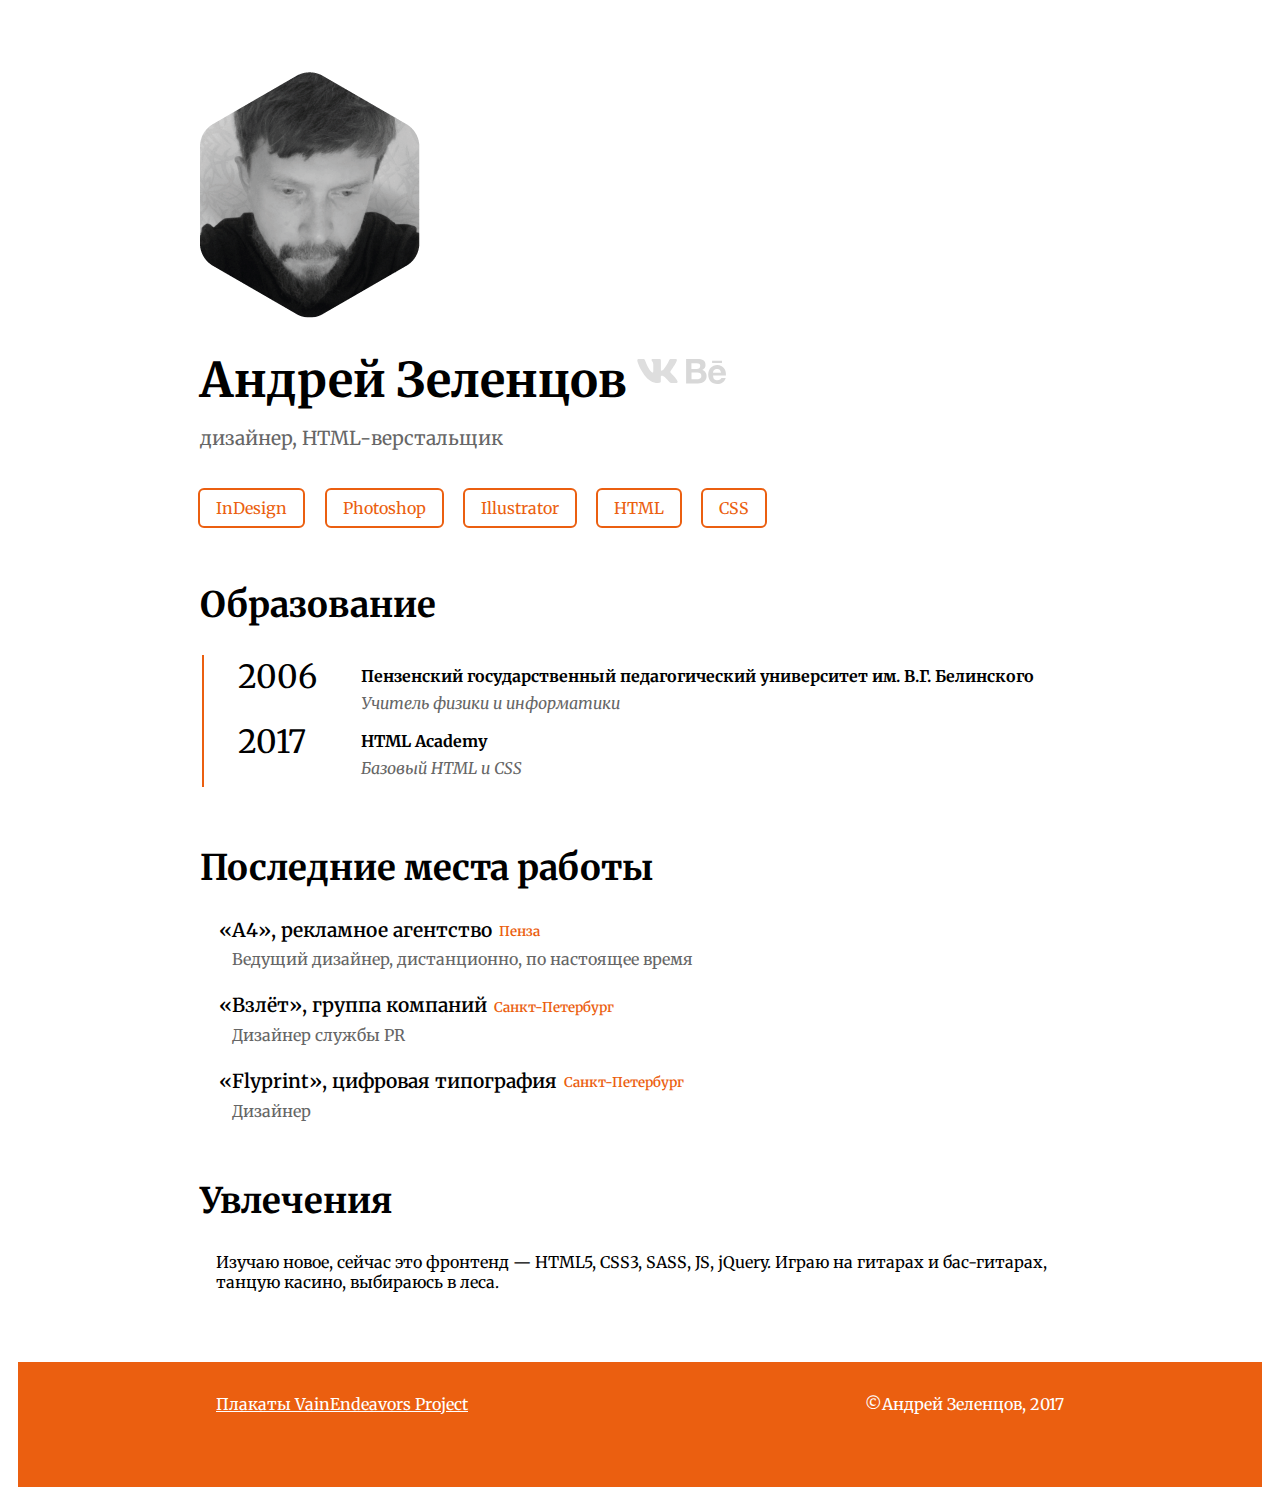
<file: index.html>
<!DOCTYPE html>
<html lang="ru">
<head>
  <meta charset="UTF-8">
  <meta name="viewport" content="width=device-width, initial-scale=1.0">
  <meta http-equiv="X-UA-Compatible" content="ie=edge">
  <title>Андрей Зеленцов — Резюме</title>
  <link rel="stylesheet" type="text/css" href="css/style.min.css">
</head>
<body>
  <div class="container">
    <header class="main-header">
      <div class="container">
        <h1 class="name">Андрей Зеленцов</h1>
        <div class="social">
          <a class="link-vk" href="https://vk.com/vainendeavors" target="_blank" title="Я Вконтакте">
            <span class="visually-hidden">VK</span>
          </a>
          <a class="link-be" href="https://www.behance.net/AndreyZelentsov" target="_blank" title="Я на Бихенсе">
            <span class="visually-hidden">Behance</span>
          </a>
        </div>
      </div>
      <div class="frame">
        <img src="img/face.png" alt="Андрей Зеленцов" width="220" height="246">
      </div>
      <p class="whoami">дизайнер, HTML&#8209;верстальщик</p>
      <ul class="competences">
        <li>InDesign</li>
        <li>Photoshop</li>
        <li>Illustrator</li>
        <li>HTML</li>
        <li>CSS</li>
      </ul>
    </header>
  </div>
  <div class="container">
    <section class="education">
      <h2 class="common-header">Образование</h2>
      <table class="education-table">
        <tbody>
          <tr>
            <td class="year">2006</td>
            <td class="study">
              <p class="study-place">Пензенский государственный педагогический университет им.&nbsp;В.Г.&nbsp;Белинского</p>
              <p class="study-specialty">Учитель физики и&nbsp;информатики</p>
            </td>
          </tr>
          <tr>
            <td class="year">2017</td>
            <td class="study">
              <p class="study-place">HTML Academy</p>
              <p class="study-specialty">Базовый HTML и&nbsp;CSS</p>
            </td>
          </tr>
        </tbody>
      </table>
    </section>
  </div>
  <div class="container">
    <section class="jobs">
      <h2 class="common-header">Последние места работы</h2>
      <dl>
        <dt>«A4», рекламное агентство <span class="city">Пенза</span></dt>
          <dd>Ведущий дизайнер, дистанционно, по&nbsp;настоящее время</dd>
        <dt>«Взлёт», группа компаний <span class="city">Санкт-Петербург</span></dt>
          <dd>Дизайнер службы PR</dd>
        <dt>«Flyprint», цифровая типография <span class="city">Санкт-Петербург</span></dt>
          <dd>Дизайнер</dd>
      </dl>
    </section>
  </div>
  <div class="container">
    <section class="hobby">
      <h2 class="common-header">Увлечения</h2>
      <p>
        Изучаю новое, сейчас это фронтенд — HTML5, CSS3, SASS, JS, jQuery. Играю на&nbsp;гитарах и&nbsp;бас&#8209;гитарах, танцую касино, выбираюсь в&nbsp;леса.
      </p>
    </section>
  </div>
  <div class="container bottom">
    <footer class="main-footer">
      <p class="link"><a href="portfolio.html">Плакаты VainEndeavors&nbsp;Project</a></p>
      <p class="copyright">&#0169;Андрей Зеленцов, 2017</p>
    </footer>
  </div>
</body>
</html>
</file>
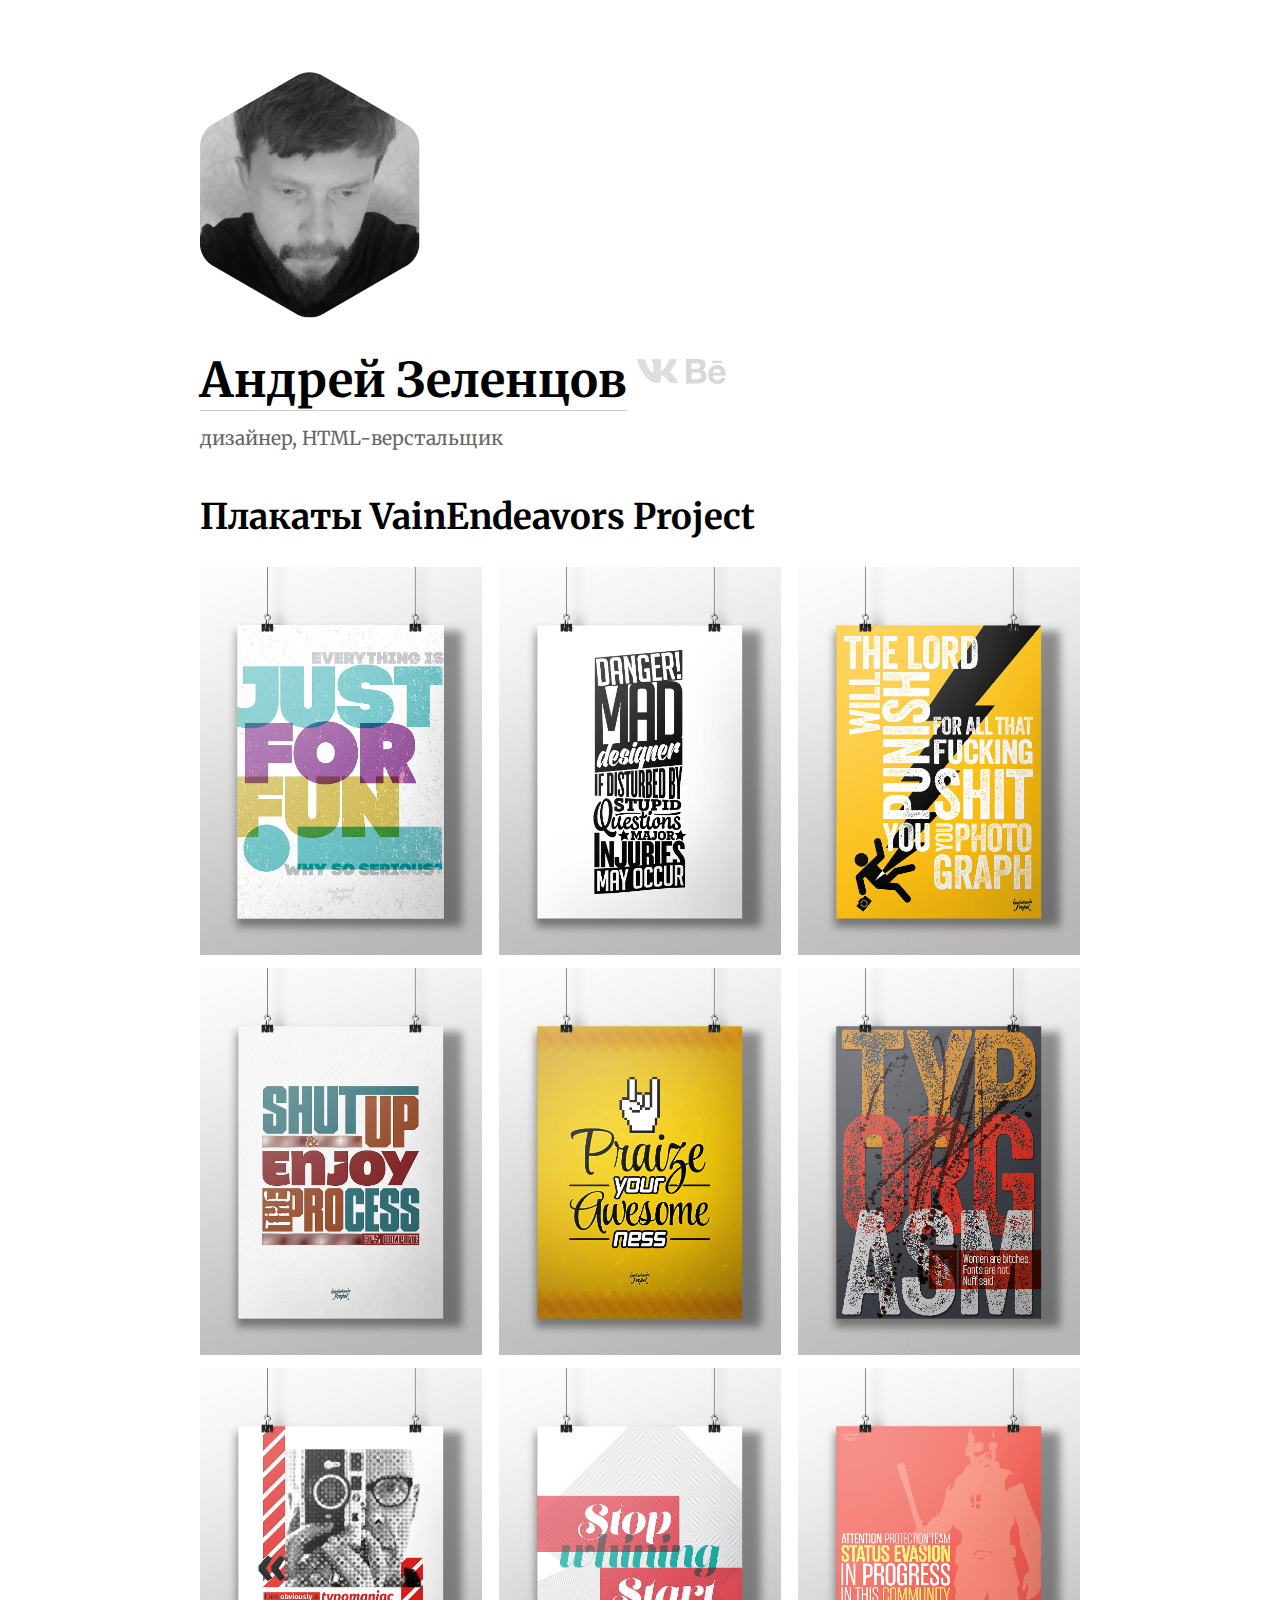
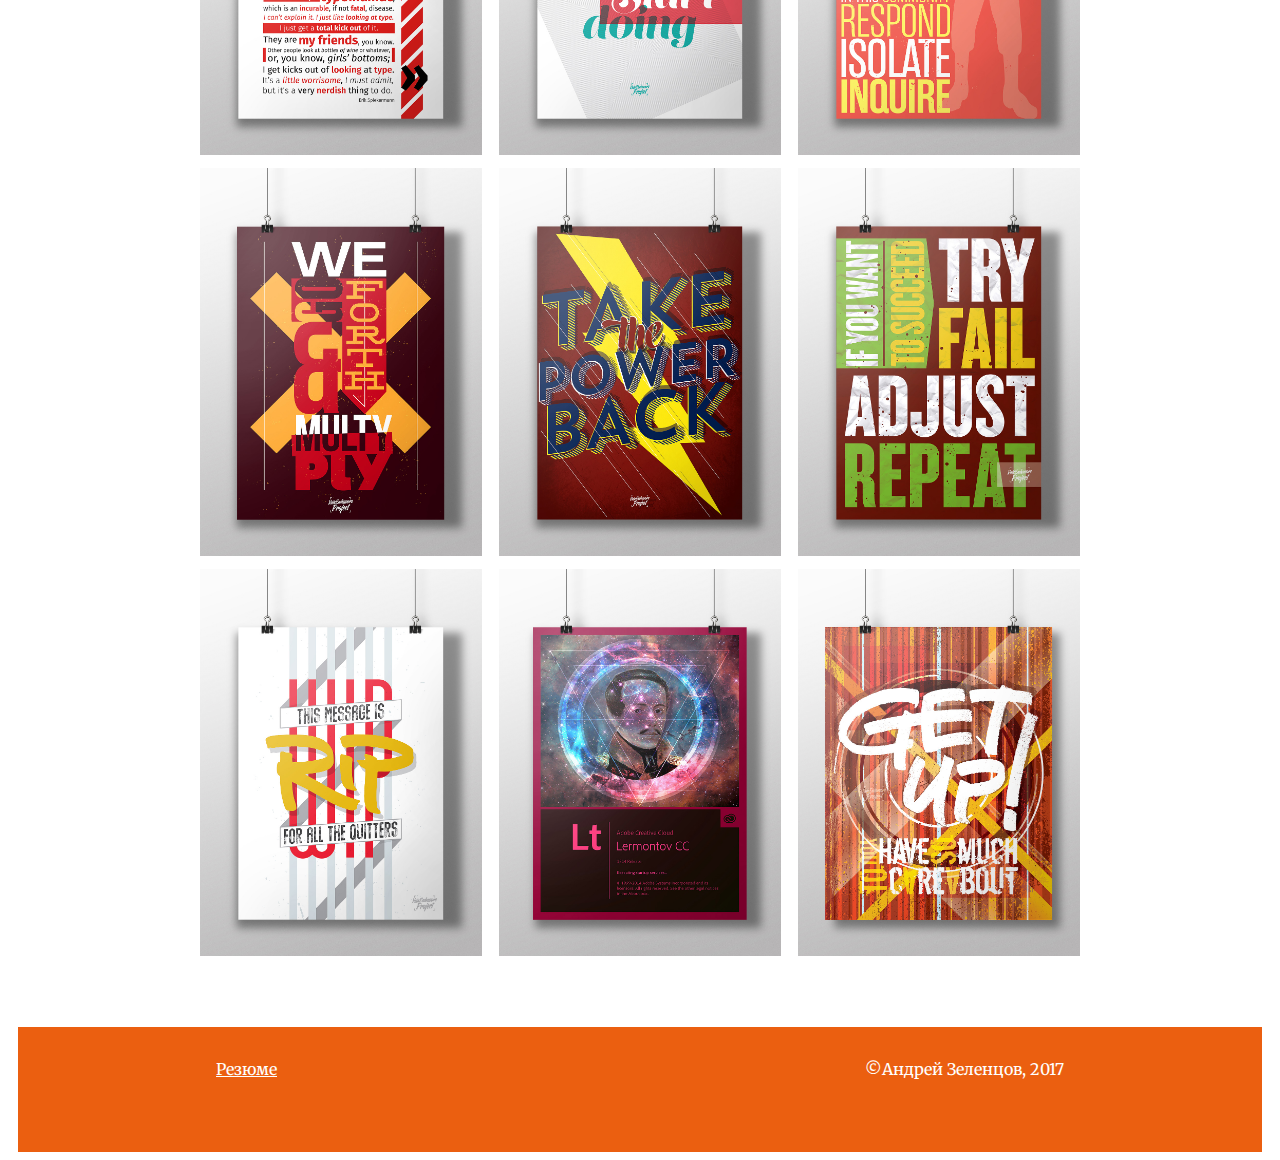
<file: portfolio.html>
<!DOCTYPE html>
<html lang="ru">
<head>
  <meta charset="UTF-8">
  <meta name="viewport" content="width=device-width, initial-scale=1.0">
  <meta http-equiv="X-UA-Compatible" content="ie=edge">
  <title>Андрей Зеленцов — Портфолио</title>
  <link rel="stylesheet" type="text/css" href="css/style.min.css">
</head>
<body>
  <div class="container">
    <header class="main-header">
      <div class="container">
        <h1 class="name"><a href="index.html">Андрей Зеленцов</a></h1>
        <div class="social">
          <a class="link-vk" href="https://vk.com/vainendeavors" target="_blank" title="Я Вконтакте">
            <span class="visually-hidden">VK</span>
          </a>
          <a class="link-be" href="https://www.behance.net/AndreyZelentsov" target="_blank" title="Я на Бихенсе">
            <span class="visually-hidden">Behance</span>
          </a>
        </div>
      </div>
      <div class="frame">
        <img src="img/face.png" alt="Андрей Зеленцов" width="220" height="246">
      </div>
      <p class="whoami">дизайнер, HTML&#8209;верстальщик</p>
    </header>
  </div>
  <div class="container">
    <section class="portfolio">
      <h2 class="common-header">Плакаты VainEndeavors Project</h2>
      <ul class="gallery">
        <li class="gallery-item"><img src="img/1.jpg" alt=""></li>
        <li class="gallery-item"><img src="img/2.jpg" alt=""></li>
        <li class="gallery-item"><img src="img/3.jpg" alt=""></li>
        <li class="gallery-item"><img src="img/4.jpg" alt=""></li>
        <li class="gallery-item"><img src="img/5.jpg" alt=""></li>
        <li class="gallery-item"><img src="img/6.jpg" alt=""></li>
        <li class="gallery-item"><img src="img/7.jpg" alt=""></li>
        <li class="gallery-item"><img src="img/8.jpg" alt=""></li>
        <li class="gallery-item"><img src="img/9.jpg" alt=""></li>
        <li class="gallery-item"><img src="img/10.jpg" alt=""></li>
        <li class="gallery-item"><img src="img/11.jpg" alt=""></li>
        <li class="gallery-item"><img src="img/12.jpg" alt=""></li>
        <li class="gallery-item"><img src="img/13.jpg" alt=""></li>
        <li class="gallery-item"><img src="img/14.jpg" alt=""></li>
        <li class="gallery-item"><img src="img/15.jpg" alt=""></li>
      </ul>
    </section>
  </div>
  <div class="container bottom">
    <footer class="main-footer">
      <p class="link"><a href="index.html">Резюме</a></p>
      <p class="copyright">&#0169;Андрей Зеленцов, 2017</p>
    </footer>
  </div>
</body>
</html>
</file>
<file: css/style.min.css>
@import url('https://fonts.googleapis.com/css?family=Merriweather:400,400i,700&subset=cyrillic');body{padding:0 10px;font-family:Merriweather,Arial,sans-serif;font-size:16px;font-weight:400}.container{display:flex;flex-grow:0;flex-shrink:1;flex-direction:row;align-items:center}.container.bottom{background-color:#eb5f10}.main-header,.education,.jobs,.hobby,.portfolio,.main-footer{display:flex;flex:0 1 880px;flex-direction:column}.main-header{margin:4em auto 2.2em}.education,.jobs,.portfolio,.main-footer{margin:0 auto 3.6em}.main-footer{flex-direction:row;color:#fff;padding-top:1em}.portfolio{margin-top:-1.8em}.hobby{margin:0 auto 4.4em}.common-header{margin:0;margin-bottom:.8em;font-size:2.2em}.visually-hidden{position:absolute;overflow:hidden;clip:rect(0 0 0 0);height:1px;width:1px;margin:-1px;padding:0;border:0}.main-header .container{justify-content:flex-start}.main-header p{margin:0;margin-bottom:2em}.name{font-size:3em;margin-top:.66em;margin-bottom:.33em;margin-right:.2em}.social{display:flex;flex-wrap:nowrap}.social a{margin-right:.5em}.social .link-vk{width:41px;height:24px;background:url(../img/vk-grey.svg) 50% 50% no-repeat;background-size:41px 24px}.social .link-vk:hover,.social .link-vk:focus{background:url(../img/vk.svg) 50% 50% no-repeat}.social .link-be{width:40px;height:25px;background:url(../img/be.svg) 50% 50% no-repeat;background-size:40px 25px;opacity:.15}.social .link-be:hover,.social .link-be:focus{opacity:1}.social a:active{opacity:.5}.frame{order:-1}.frame img{display:block;width:220px;height:246px}.whoami{margin-left:1em;font-size:1.2em;color:#666}.competences{display:flex;align-items:flex-start;flex-wrap:wrap;margin:0;margin-left:-0.1em;padding:0;color:#eb5f10;list-style:none}.competences li{margin-right:1.2em;margin-bottom:1.2em;padding:.5em 1em;border:2px solid #eb5f10;border-radius:6px}.education p{margin:0}.education-table{margin-left:.1em;border-left:2px solid #eb5f10}.study{display:flex;flex-direction:column}.year{vertical-align:top;padding:0 1em;font-size:2em}.study .study-place{margin-top:.5em;margin-bottom:.4em;font-weight:700}.study .study-specialty{margin-bottom:.4em;color:#666;font-style:italic}.jobs dl{margin:0}.jobs dt{margin-left:1em;margin-bottom:.4em;font-size:1.2em;font-weight:600}.jobs dd{margin-left:2em;margin-bottom:1.5em;color:#666}.jobs dd:last-of-type{margin-bottom:0}.jobs .city{display:inline-block;vertical-align:middle;white-space:nowrap;margin-left:.1em;color:#eb5f10;font-size:.7em}.hobby p{margin:0;margin-left:1em}.main-footer a{color:inherit}.main-footer a:hover,.main-footer a:focus{opacity:.5}.main-footer a:active{color:#000}.link{margin-left:1em;margin-right:2em}.copyright{margin-left:auto;margin-right:1em}.name a{display:inline-block;color:inherit;background-color:#fff;text-decoration:none;box-shadow:0 1px 0 0 #ccc}.name a:hover,.name a:focus{box-shadow:0 1px 0 0 #eb5f10}.name a:active{box-shadow:0 1px 0 0 #fff}.gallery{display:flex;flex-direction:row;justify-content:space-between;flex-wrap:wrap;margin:0;padding:0;list-style:none}.gallery-item{flex:0 1 32%;min-width:200px;margin-bottom:1vh}.gallery img{width:100%;height:auto}@media all and (max-width:660px){.gallery-item{flex:0 1 49%}}@media all and (max-width:450px){body{font-size:14px}.main-header{align-items:center}.main-header .container{flex-direction:column}.main-header .name,.main-header .whoami{text-align:center}.main-header .whoami{margin-top:2em;margin-bottom:3em}.main-header .competences{justify-content:center}.name{font-size:3.2em}.year{padding:0 .5em}.gallery-item{flex:0 1 100%}}
</file>
